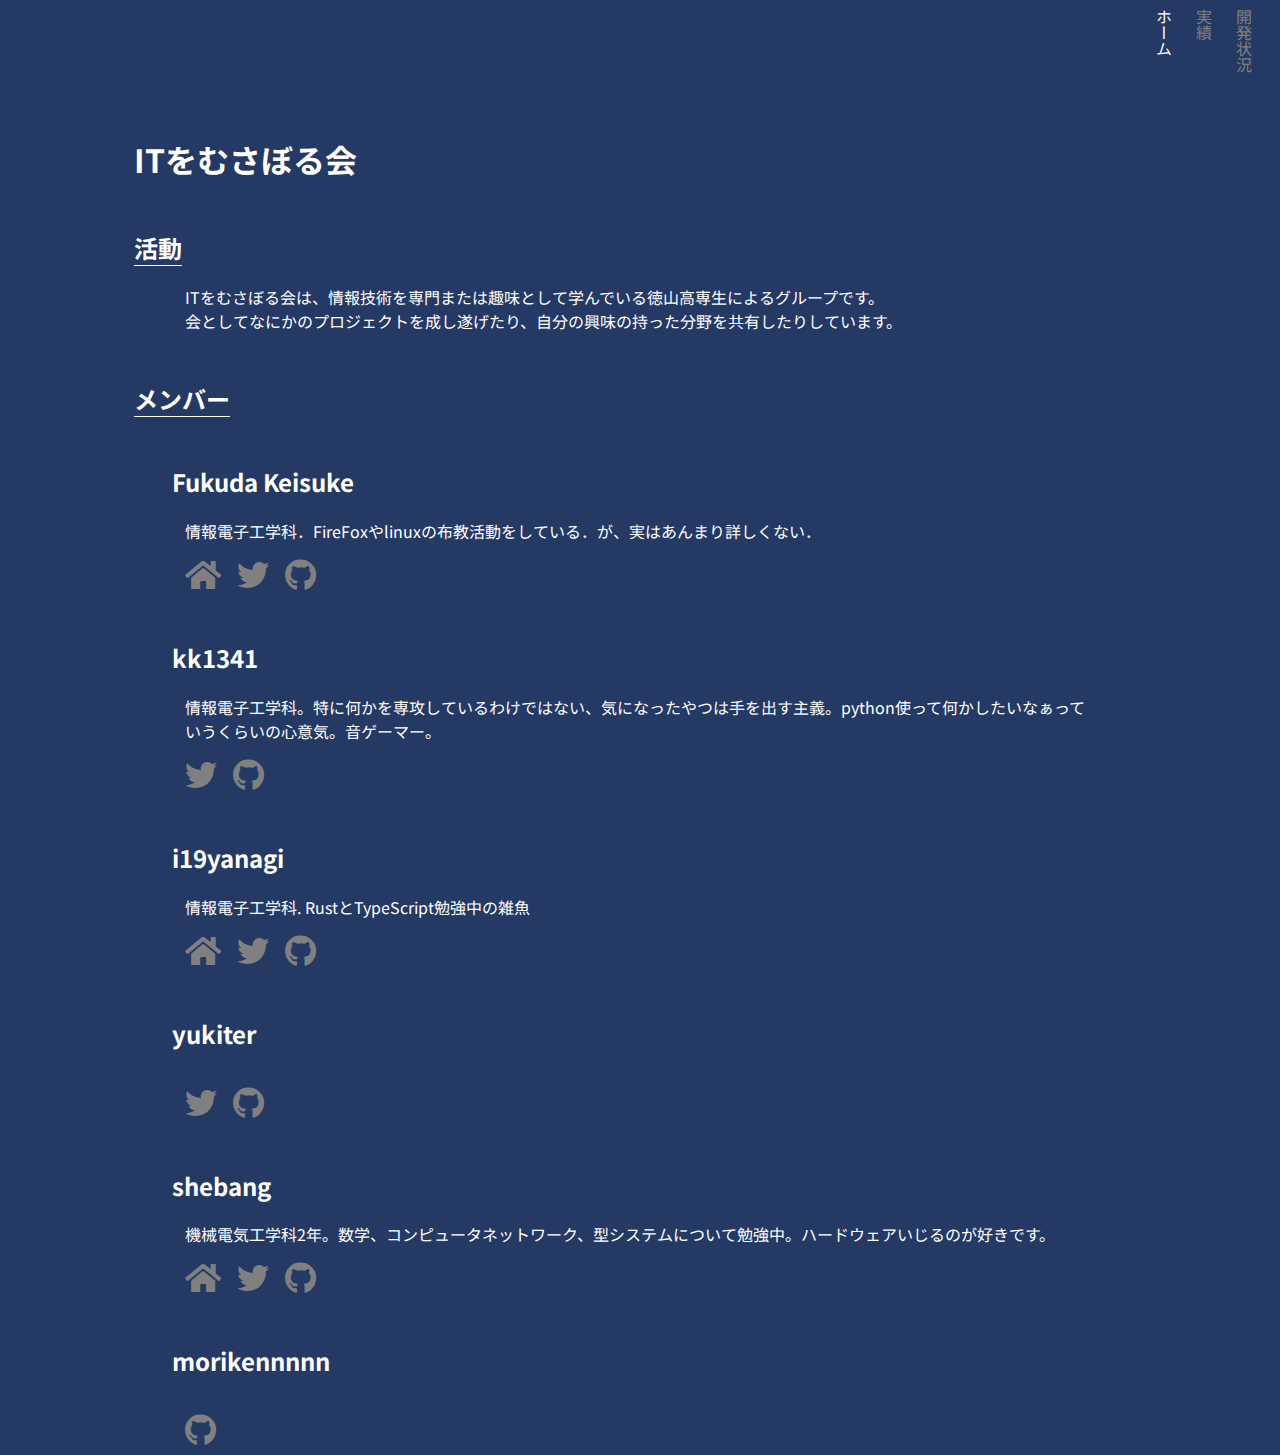
<file: index.html>
<!DOCTYPE html>
<html lang="ja">
<head>
    <meta charset="UTF-8">
    <link href="https://fonts.googleapis.com/css2?family=Noto+Sans+JP:wght@300&display=swap" rel="stylesheet"> <!--Googleフォント-->
    <link rel="stylesheet" href="css/index2.css" type="text/css" media="screen and (min-width:0px) and (max-width:1200px)"> <!--CSS(幅0px以上1200px以下)-->
    <link rel="stylesheet" href="css/index.css" type="text/css" media="screen and (min-width:1200px)"> <!--CSS(幅1200px以上)-->
    <link href="https://use.fontawesome.com/releases/v5.6.1/css/all.css" rel="stylesheet"> <!-- Font Awesome -->
    <!--<link rel="icon" href="ImageSource.png" sizes="32x32" />--> <!--サイトアイコン-->
    <!--<link rel="icon" href="ImageSource.png" sizes="192x192" />--> <!--サイトアイコン-->
    <!--<link rel="apple-touch-icon-precomposed" href="image/ImageSource.png" />--> <!--Apple用サイトアイコン-->
    <meta charset="utf-8"> <!--文字セット-->
    <meta http-equiv="X-UA-Compatible" content="IE=edge">
    <meta name="viewport" content="width=device-width,initial-scale=1">
    <meta name="description" content="ITをむさぼる会のホームページ"> <!--簡易説明-->
    <meta property="og:url" content="https://tokuyama-it.github.io/"/> <!--URLを正規化-->
    <meta property="og:title" content="HOME｜ITをむさぼる会"/> <!--タイトル-->
    <meta property="og:type" content="website">
    <meta property="og:description" content="ITをむさぼる会のホームページ" /> <!--簡易説明-->
    <!--<meta property="og:image" content="ImageSource.png" />--> <!--サイトアイコン-->
    <meta name="twitter:card" content="summary" />
    <!--<meta name="twitter:site" content="TwitterID"/>--> <!--Twitter情報-->
    <meta property="og:site_name" content="HOME｜ITをむさぼる会" /> <!--タイトル-->
    <meta property="og:locale" content="ja_JP" /> <!--言語設定-->
    <title>HOME | ITをむさぼる会</title>
</head>
<body>
    <div class="top-bar">
        <p><a href="source/develop.html"><span id="develop">開発状況</span></a></p>
        <p><a href="source/achieve.html"><span id="product">実績</span></a></p>
        <p><a href="index.html"><span id="current">ホーム</span></a></p>
    </div>

    <h1 class="title">ITをむさぼる会</h1>
    <h2 class="title"><span class="border">活動</span></h2>
    <p class="detail">ITをむさぼる会は、情報技術を専門または趣味として学んでいる徳山高専生によるグループです。<br>会としてなにかのプロジェクトを成し遂げたり、自分の興味の持った分野を共有したりしています。</p>
    <h2 class="title"><span class="border">メンバー</span></h2>
    <h2 class="name">Fukuda Keisuke</h2>
    <p class="detail">情報電子工学科．FireFoxやlinuxの布教活動をしている．が、実はあんまり詳しくない．</p>
    <a href="https://i19fukuda.github.io" target="_blank"><i class="fas fa-home fa-2x icon-first home"></i></a><a href="https://twitter.com/EOYlcjIU0gtziJ8" target="_blank"><i class="fab fa-twitter fa-2x icon twitter"></i></a><a href="https://github.com/i19fukuda" target="_blank"><i class="fab fa-github fa-2x icon github"></i></a>
    <h2 class="name">kk1341</h2>
    <p class="detail">情報電子工学科。特に何かを専攻しているわけではない、気になったやつは手を出す主義。python使って何かしたいなぁっていうくらいの心意気。音ゲーマー。</p>
    <a href="https://twitter.com/i19kunikazz" target="_blank"><i class="fab fa-twitter fa-2x icon-first twitter"></i></a><a href="https://github.com/kk1341" target="_blank"><i class="fab fa-github fa-2x icon github"></i></a>
    <h2 class="name">i19yanagi</h2>
    <p class="detail">情報電子工学科. RustとTypeScript勉強中の雑魚</p>
    <a href="https://tyautyau56.netlify.app/" target="_blank"><i class="fas fa-home fa-2x icon-first home"></i></a><a href="https://twitter.com/tyautyau56" target="_blank"><i class="fab fa-twitter fa-2x icon twitter"></i></a><a href="https://github.com/tyautyau56" target="_blank"><i class="fab fa-github fa-2x icon github"></i></a>
    <h2 class="name">yukiter</h2>
    <p class="detail"><!--yukiter's_detail--></p>
    <a href="https://twitter.com/YUKITERAq" target="_blank"><i class="fab fa-twitter fa-2x icon-first twitter"></i></a><a href="https://github.com/yukitera-org" target="_blank"><i class="fab fa-github fa-2x icon github"></i></a>
    <h2 class="name">shebang</h2>
    <p class="detail">機械電気工学科2年。数学、コンピュータネットワーク、型システムについて勉強中。ハードウェアいじるのが好きです。</p>
    <a href="https://yamahar.work" target="_blank"><i class="fas fa-home fa-2x icon-first home"></i></a><a href="https://twitter.com/shebang_sh" target="_blank"><i class="fab fa-twitter fa-2x icon twitter"></i></a><a href="https://github.com/shebang-sh" target="_blank"><i class="fab fa-github fa-2x icon github"></i></a>
    <h2 class="name">morikennnnn</h2>
    <p class="detail"><!--morikennnnn's_detail--></p>
    <a href="https://github.com/morikennnnn" target="_blank"><i class="fab fa-github fa-2x icon-first github"></i></a>
</body>
</html>
</file>
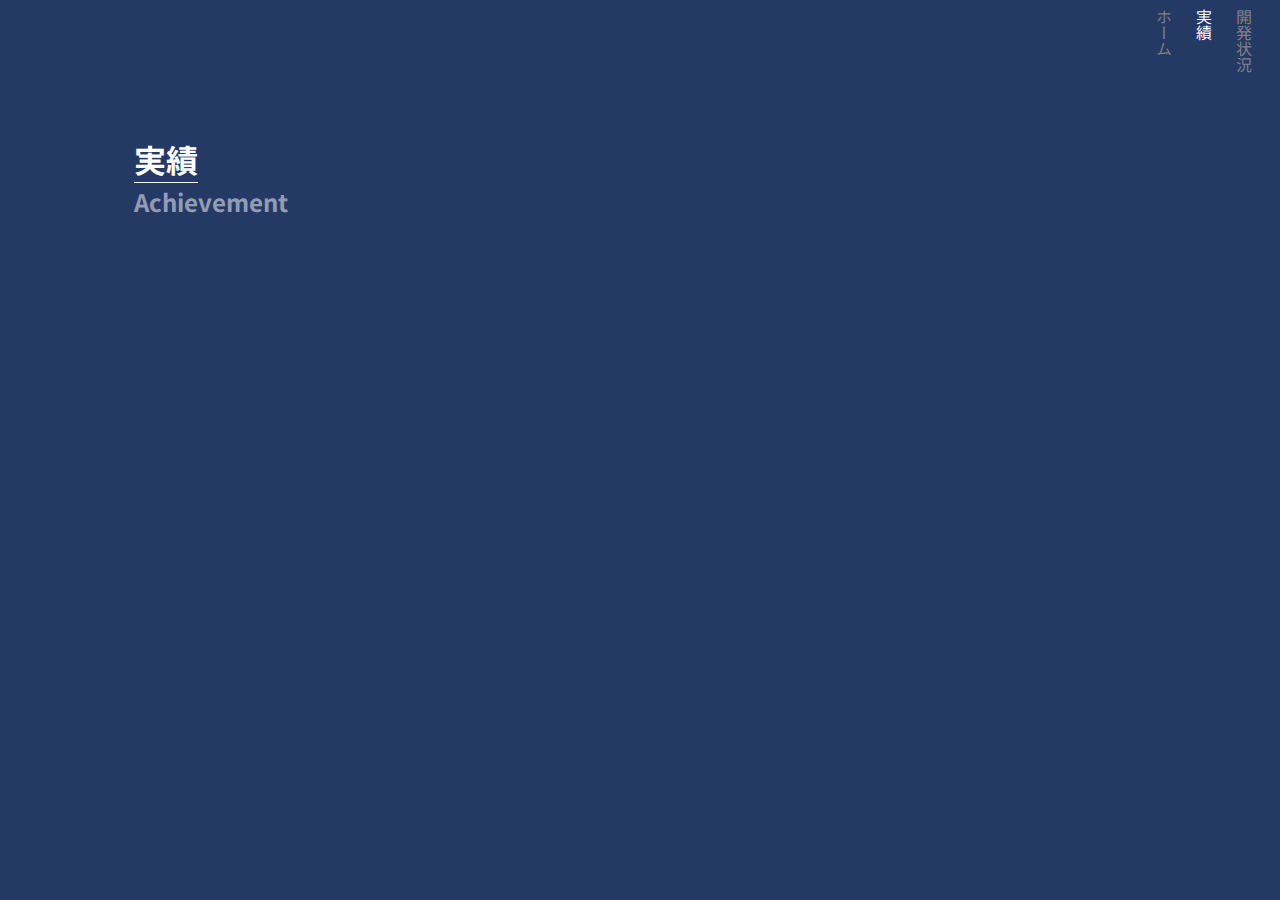
<file: source/achieve.html>
<!DOCTYPE html>
<html lang="ja">
<head>
    <meta charset="UTF-8">
    <meta charset="UTF-8">
    <link href="https://fonts.googleapis.com/css2?family=Noto+Sans+JP:wght@300&display=swap" rel="stylesheet"> <!--Googleフォント-->
    <link rel="stylesheet" href="../css/achieve2.css" type="text/css" media="screen and (min-width:0px) and (max-width:1200px)"> <!--CSS(幅0px以上1200px以下)-->
    <link rel="stylesheet" href="../css/achieve.css" type="text/css" media="screen and (min-width:1200px)"> <!--CSS(幅1200px以上)-->
    <link href="https://use.fontawesome.com/releases/v5.6.1/css/all.css" rel="stylesheet"> <!-- Font Awesome -->
    <!--<link rel="icon" href="ImageSource.png" sizes="32x32" />--> <!--サイトアイコン-->
    <!--<link rel="icon" href="ImageSource.png" sizes="192x192" />--> <!--サイトアイコン-->
    <!--<link rel="apple-touch-icon-precomposed" href="image/ImageSource.png" />--> <!--Apple用サイトアイコン-->
    <meta charset="utf-8"> <!--文字セット-->
    <meta http-equiv="X-UA-Compatible" content="IE=edge">
    <meta name="viewport" content="width=device-width,initial-scale=1">
    <meta name="description" content="ITをむさぼる会のホームページ"> <!--簡易説明-->
    <meta property="og:url" content="https://tokuyama-it.github.io/"/> <!--URLを正規化-->
    <meta property="og:title" content="実績｜ITをむさぼる会"/> <!--タイトル-->
    <meta property="og:type" content="website">
    <meta property="og:description" content="ITをむさぼる会のホームページ" /> <!--簡易説明-->
    <!--<meta property="og:image" content="ImageSource.png" />--> <!--サイトアイコン-->
    <meta name="twitter:card" content="summary" />
    <!--<meta name="twitter:site" content="TwitterID"/>--> <!--Twitter情報-->
    <meta property="og:site_name" content="実績｜ITをむさぼる会" /> <!--タイトル-->
    <meta property="og:locale" content="ja_JP" /> <!--言語設定-->
    <title>実績 | ITをむさぼる会</title>
</head>
<body>
    <div class="top-bar">
        <p><a href="develop.html"><span id="develop">開発状況</span></a></p>
        <p><a href="achieve.html"><span id="current">実績</span></a></p>
        <p><a href="../index.html"><span id="home">ホーム</span></a></p>
    </div>

    <h1 class="title"><span class="border">実績</span></h1>
    <h2 class="achieve_EN">Achievement</h2>
    <!--<p><i class="fas fa-trophy"></i>2020/XX/YY<span class="achieve">〇〇</span></p>-->
</body>
</html>
</file>
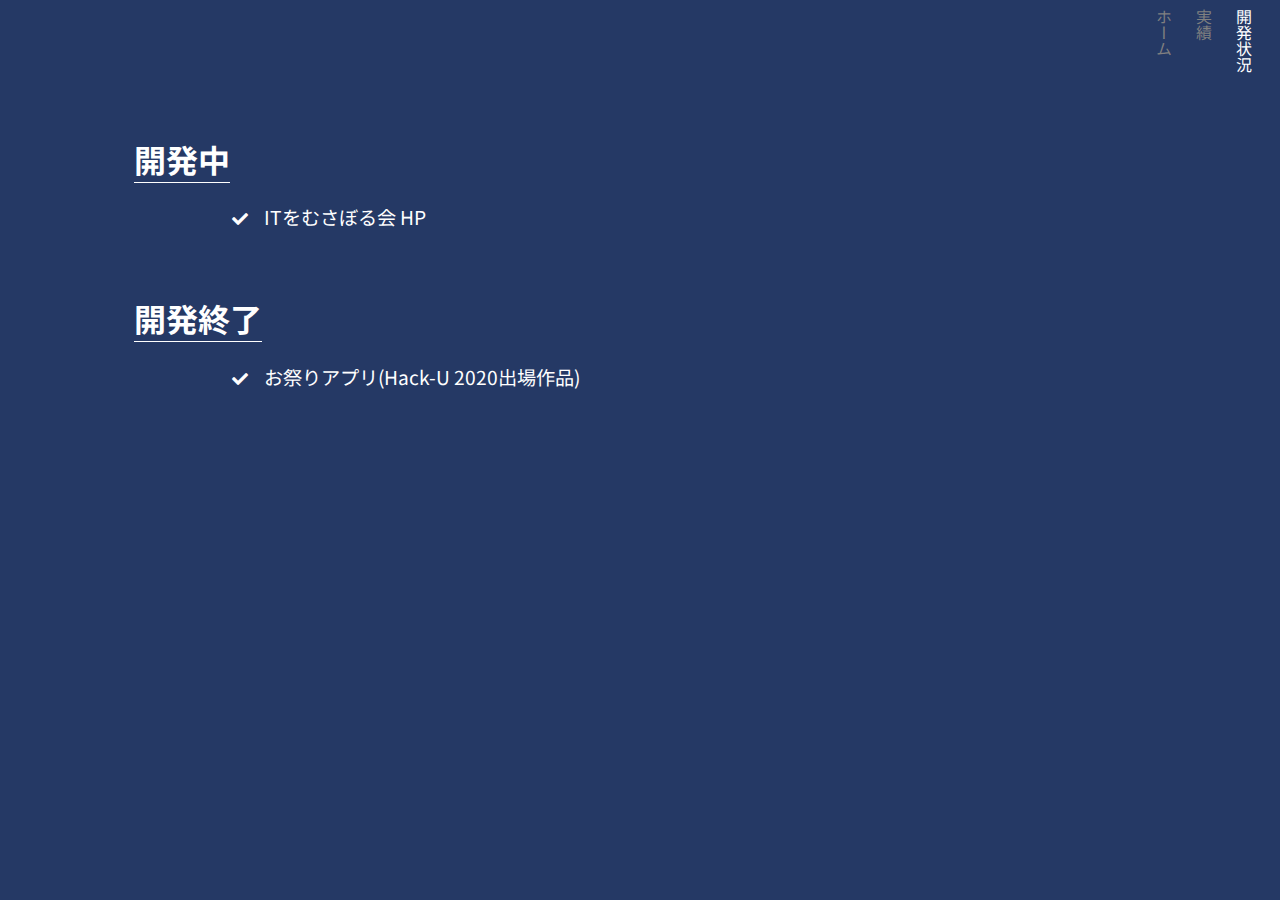
<file: source/develop.html>
<!DOCTYPE html>
<html lang="ja">
<head>
    <meta charset="UTF-8">
    <link href="https://fonts.googleapis.com/css2?family=Noto+Sans+JP:wght@300&display=swap" rel="stylesheet"> <!--Googleフォント-->
    <link rel="stylesheet" href="../css/develop2.css" type="text/css" media="screen and (min-width:0px) and (max-width:1200px)"> <!--CSS(幅0px以上1200px以下)-->
    <link rel="stylesheet" href="../css/develop.css" type="text/css" media="screen and (min-width:1200px)"> <!--CSS(幅1200px以上)-->
    <link href="https://use.fontawesome.com/releases/v5.6.1/css/all.css" rel="stylesheet"> <!-- Font Awesome -->
    <!--<link rel="icon" href="ImageSource.png" sizes="32x32" />--> <!--サイトアイコン-->
    <!--<link rel="icon" href="ImageSource.png" sizes="192x192" />--> <!--サイトアイコン-->
    <!--<link rel="apple-touch-icon-precomposed" href="image/ImageSource.png" />--> <!--Apple用サイトアイコン-->
    <meta charset="utf-8"> <!--文字セット-->
    <meta http-equiv="X-UA-Compatible" content="IE=edge">
    <meta name="viewport" content="width=device-width,initial-scale=1">
    <meta name="description" content="ITをむさぼる会のホームページ"> <!--簡易説明-->
    <meta property="og:url" content="https://tokuyama-it.github.io/"/> <!--URLを正規化-->
    <meta property="og:title" content="開発状況｜ITをむさぼる会"/> <!--タイトル-->
    <meta property="og:type" content="website">
    <meta property="og:description" content="ITをむさぼる会のホームページ" /> <!--簡易説明-->
    <!--<meta property="og:image" content="ImageSource.png" />--> <!--サイトアイコン-->
    <meta name="twitter:card" content="summary" />
    <!--<meta name="twitter:site" content="TwitterID"/>--> <!--Twitter情報-->
    <meta property="og:site_name" content="開発状況｜ITをむさぼる会" /> <!--タイトル-->
    <meta property="og:locale" content="ja_JP" /> <!--言語設定-->
    <title>開発状況 | ITをむさぼる会</title>
</head>
<body>
    <div class="top-bar">
        <p><a href="develop.html"><span id="current">開発状況</span></a></p>
        <p><a href="achieve.html"><span id="product">実績</span></a></p>
        <p><a href="../index.html"><span id="home">ホーム</span></a></p>
    </div>

    <h1 class="title"><span class="border">開発中</span></h1>
    <ul>
        <li><i class="fas fa-check"></i><a class="project" href="https://github.com/tokuyama-it/tokuyama-it.github.io" target="_brank">ITをむさぼる会 HP</a></li>
    </ul>
    <h1 class="title"><span class="border">開発終了</span></h1>
    <ul>
        <li><i class="fas fa-check"></i><a class="project" href="https://github.com/tokuyama-it/FestivalApp" target="_brank">お祭りアプリ(Hack-U 2020出場作品)</a></li>
    </ul>
</body>
</html>
</file>
<file: css/index2.css>
body{
    background-color: #253965;
    color:white;
    font-style:normal;
    font-family: 'Noto Sans JP', sans-serif;
}
/*--------------------------------------------------*/
.top-bar{
    width:100px;
    margin-left:auto;
    -ms-writing-mode: tb-rl;
    writing-mode: vertical-rl;
}

.top-bar a{
    text-decoration: none;
    color:gray;
}

.top-bar a:hover{
    transition: 0.5s;
    color:white
}

.top-bar #current{
    color:white;
}
/* top-bar=>右上のホーム、実績、開発のクラス*/
/*--------------------------------------------------*/
.title{
    margin-top: 2em;
    margin-left: 2em;
}

a{
    text-decoration: none;
	outline: none;
}
a:focus{
	outline: none;
}

.detail{
    margin-left:5em;
    margin-right:2em;
    word-wrap: break-word;
}
.name{
    margin-left:3em;
}
.icon{
    margin:0.5em 0 0 0.5em;
    color:gray;
}
.icon-first{
    margin:0.5em 0 0 2.5em;
    color:gray;
}
.github:hover{
    cursor: pointer;
    transform: scale(1.1, 1.1);
    transition:0.5s;
    color:black;
}
.twitter:hover{
    cursor: pointer;
    transform: scale(1.1, 1.1);
    transition:0.5s;
    color:#2997FF;
}
.home:hover{
    cursor: pointer;
    transform: scale(1.1, 1.1);
    transition:0.5s;
    color:white;
}

.border{border-bottom:solid 1px white;}
</file>
<file: css/index.css>
body{
    background-color: #253965;
    color:white;
    font-style:normal;
    font-family: 'Noto Sans JP', sans-serif;
}
/*--------------------------------------------------*/
.top-bar{
    width:100px;
    margin-left:auto;
    -ms-writing-mode: tb-rl;
    writing-mode: vertical-rl;
}

.top-bar a{
    text-decoration: none;
    color:gray;
}
.top-bar a:hover{
    transition: 0.5s;
    color:white
}

.top-bar #current{
    color:white;
}
/* top-bar=>右上のホーム、実績、開発のクラス*/
/*--------------------------------------------------*/
.title{
    margin-top: 2em;
    margin-left: 10%;
}

a{
    text-decoration: none;
	outline: none;
}
a:focus{
	outline: none;
}

.detail{
    margin:0 14%;
    word-wrap: break-word;
}
.name{
    margin-top:2em;
    margin-left:13%;
}
.icon{
    margin:0.5em 0 0 0.5em;
    color:gray;
}
.icon-first{
    margin:0.5em 0 0 14%;
    color:gray;
}
.github:hover{
    cursor: pointer;
    transform: scale(1.1, 1.1);
    transition:0.5s;
    color:black;
}
.twitter:hover{
    cursor: pointer;
    transform: scale(1.1, 1.1);
    transition:0.5s;
    color:#2997FF;
}
.home:hover{
    cursor: pointer;
    transform: scale(1.1, 1.1);
    transition:0.5s;
    color:white;
}

.border{border-bottom:solid 1px white;}
</file>
<file: css/achieve2.css>
body{
    background-color:#253965;
    color:white;
    font-style:normal;
    font-family: 'Noto Sans JP', sans-serif;
    animation: back 3s;  /*backアニメーションを適用*/
    animation-fill-mode:forwards;/*アニメーション後固定*/
}
@keyframes back {
    0% { background-color: #253965; }
    100% { background-color: maroon; }
}/* #253965からmaroonへ背景を変更
/*--------------------------------------------------*/
.top-bar{
    width:100px;
    margin-left:auto;
    -ms-writing-mode: tb-rl;
    writing-mode: vertical-rl;
}

.top-bar a{
    text-decoration: none;
    color:gray;
}

.top-bar a:hover{
    transition: 0.5s;
    color:white
}

.top-bar #current{
    color:white;
}
/* top-bar=>右上のホーム、実績、開発のクラス*/
/*--------------------------------------------------*/
.title{
    margin-top:2em;
    margin-left:1em;
}

.border{border-bottom:solid 1px white;}

.achieve_EN{
    margin-top:-0.8em;
    opacity:0.5;
    margin-left:1.5em;
}  /*Title下のAchievement*/

.achieve{
    margin:1em 1em;
}  /*実績の内容*/

.fa-trophy{
    color:gold;
    margin-left:4em;
    margin-right:0.5em;
}  /*トロフィーの色とmarginの指定*/

a{
    text-decoration: none;
	outline: none;
}
a:focus{
	outline: none;
}
</file>
<file: css/achieve.css>
body{
    background-color:#253965;
    color:white;
    font-style:normal;
    font-family: 'Noto Sans JP', sans-serif;
    animation: back 3s;  /*backアニメーションを適用*/
    animation-fill-mode:forwards;/*アニメーション後固定*/
}
@keyframes back {
    0% { background-color: #253965; }
    100% { background-color: maroon; }
}/* #253965からmaroonへ背景を変更
/*--------------------------------------------------*/
.top-bar{
    width:100px;
    margin-left:auto;
    -ms-writing-mode: tb-rl;
    writing-mode: vertical-rl;
}

.top-bar a{
    text-decoration: none;
    color:gray;
}

.top-bar a:hover{
    transition: 0.5s;
    color:white
}

.top-bar #current{
    color:white;
}
/* top-bar=>右上のホーム、実績、開発のクラス*/
/*--------------------------------------------------*/
.title{
    margin-top:2em;
    margin-left:10%;
}

.border{border-bottom:solid 1px white;}

.achieve_EN{
    margin-top:-0.8em;
    opacity:0.5;
    margin-left:10%;
}  /*Title下のAchievement*/

.achieve{
    margin:1em 1em;
}  /*実績の内容*/

.fa-trophy{
    color:gold;
    margin-left:15%;
    margin-right:0.5em;
}  /*トロフィーの色とmarginの指定*/

a{
    text-decoration: none;
	outline: none;
}
a:focus{
	outline: none;
}
</file>
<file: css/develop2.css>
body{
    background-color:#253965;
    color:white;
    font-style:normal;
    font-family: 'Noto Sans JP', sans-serif;
}

/*--------------------------------------------------*/
.top-bar{
    width:100px;
    margin-left:auto;
    -ms-writing-mode: tb-rl;
    writing-mode: vertical-rl;
}

.top-bar a{
    text-decoration: none;
    color:gray;
}

.top-bar a:hover{
    transition: 0.5s;
    color:white
}

.top-bar #current{
    color:white;
}
/* top-bar=>右上のホーム、実績、開発のクラス*/
/*--------------------------------------------------*/
.title{
    margin-top:2em;
    margin-left:1em;
}

ul{
    list-style: none;
} /*ulの・を無効化*/

.fa-check{
    margin-left:3em;
    margin-right:1em;
} /*チェックのmariginを指定*/

.border{border-bottom:solid 1px white;}

a{
    text-decoration: none;
	outline: none;
}
a:focus{
	outline: none;
}

.project{
    color:white;
    font-size:1.2em;
} /*projectの内容の色及びフォントサイズを指定*/

.project:hover{border-bottom:solid 1px white;} /*hoverでリンクへ移動*/
</file>
<file: css/develop.css>
body{
    background-color:#253965;
    color:white;
    font-style:normal;
    font-family: 'Noto Sans JP', sans-serif;
}

/*--------------------------------------------------*/
.top-bar{
    width:100px;
    margin-left:auto;
    -ms-writing-mode: tb-rl;
    writing-mode: vertical-rl;
}

.top-bar a{
    text-decoration: none;
    color:gray;
}

.top-bar a:hover{
    transition: 0.5s;
    color:white
}

.top-bar #current{
    color:white;
}
/* top-bar=>右上のホーム、実績、開発のクラス*/
/*--------------------------------------------------*/
.title{
    margin-top:2em;
    margin-left:10%;
}

ul{
    list-style: none;
} /*ulの・を無効化*/

.fa-check{
    margin-left:15%;
    margin-right:1em;
} /*チェックのmariginを指定*/

.border{border-bottom:solid 1px white;}

a{
    text-decoration: none;
	outline: none;
}
a:focus{
	outline: none;
}
.project{
    color:white;
    font-size:1.2em;
} /*projectの内容の色及びフォントサイズを指定*/

.project:hover{border-bottom:solid 1px white;} /*hoverでリンクへ移動*/
</file>
